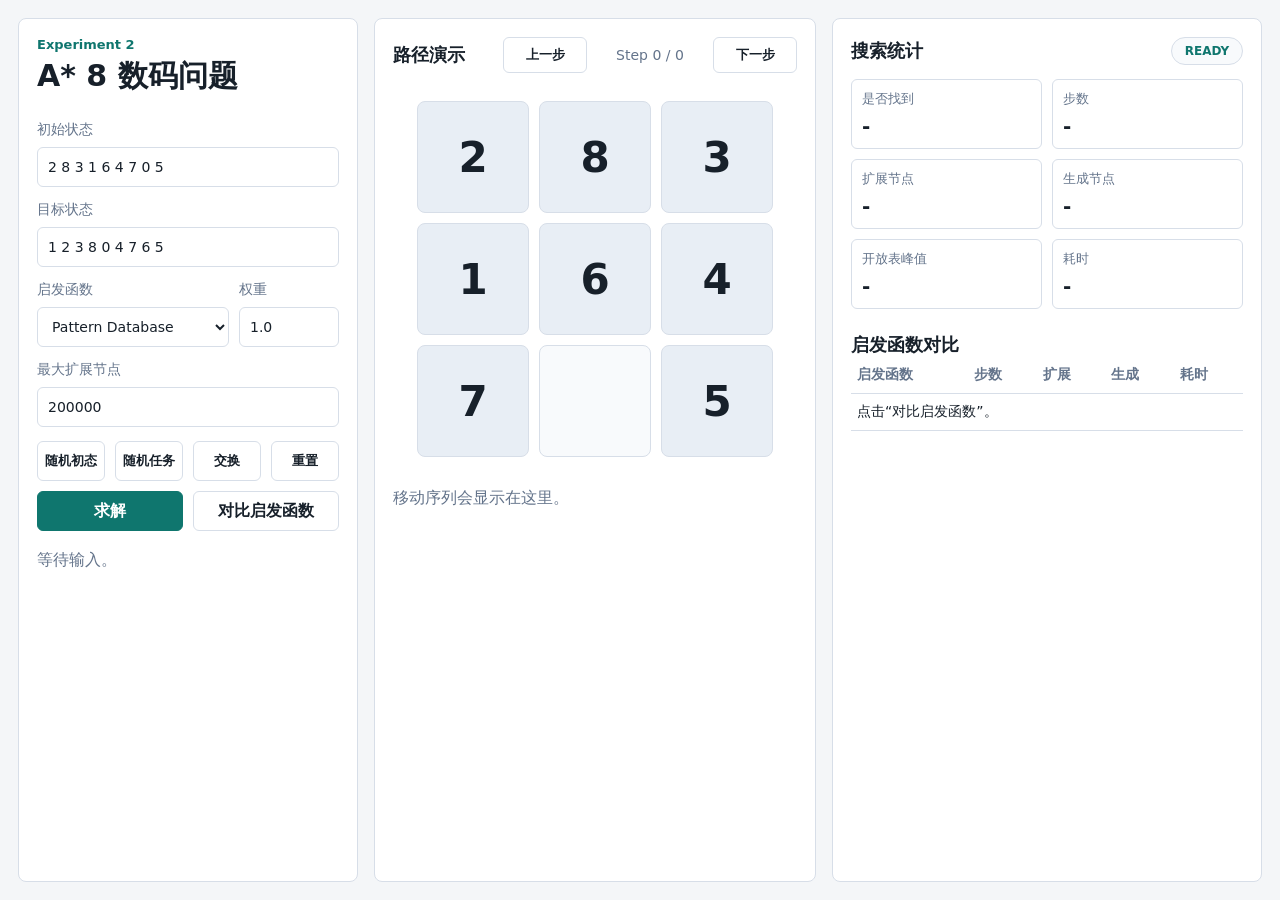
<file: experiment2/web/index.html>
<!doctype html>
<html lang="zh-CN">
  <head>
    <meta charset="utf-8" />
    <meta name="viewport" content="width=device-width, initial-scale=1" />
    <title>A* 8 数码实验</title>
    <link rel="stylesheet" href="styles.css" />
  </head>
  <body>
    <main class="layout">
      <section class="panel controls">
        <div class="title-block">
          <p class="eyebrow">Experiment 2</p>
          <h1>A* 8 数码问题</h1>
        </div>

        <label>
          初始状态
          <input id="start" value="2 8 3 1 6 4 7 0 5" />
        </label>

        <label>
          目标状态
          <input id="goal" value="1 2 3 8 0 4 7 6 5" />
        </label>

        <div class="row">
          <label>
            启发函数
            <select id="heuristic">
              <option value="pattern_db">Pattern Database</option>
              <option value="linear_conflict">Linear Conflict</option>
              <option value="manhattan">Manhattan</option>
              <option value="misplaced">Misplaced</option>
            </select>
          </label>

          <label>
            权重
            <input id="weight" type="number" step="0.1" min="0.1" value="1.0" />
          </label>
        </div>

        <label>
          最大扩展节点
          <input id="maxExpanded" type="number" min="1" value="200000" />
        </label>

        <div class="quick-actions">
          <button id="randomStartBtn" class="ghost">随机初态</button>
          <button id="randomPairBtn" class="ghost">随机任务</button>
          <button id="swapBtn" class="ghost">交换</button>
          <button id="resetBtn" class="ghost">重置</button>
        </div>

        <div class="buttons">
          <button id="solveBtn">求解</button>
          <button id="compareBtn" class="secondary">对比启发函数</button>
        </div>

        <p id="status" class="status">等待输入。</p>
      </section>

      <section class="panel board-panel">
        <div class="panel-header">
          <h2>路径演示</h2>
          <div class="step-control">
            <button id="prevBtn" class="secondary">上一步</button>
            <span id="stepLabel">Step 0 / 0</span>
            <button id="nextBtn" class="secondary">下一步</button>
          </div>
        </div>

        <div id="board" class="board"></div>
        <p id="moveLabel" class="move-label">移动序列会显示在这里。</p>
      </section>

      <section class="panel result-panel">
        <div class="panel-header compact">
          <h2>搜索统计</h2>
          <span id="modeBadge" class="trace-pill">READY</span>
        </div>
        <div class="stats">
          <div><span>是否找到</span><strong id="found">-</strong></div>
          <div><span>步数</span><strong id="depth">-</strong></div>
          <div><span>扩展节点</span><strong id="expanded">-</strong></div>
          <div><span>生成节点</span><strong id="generated">-</strong></div>
          <div><span>开放表峰值</span><strong id="frontier">-</strong></div>
          <div><span>耗时</span><strong id="elapsed">-</strong></div>
        </div>

        <h2>启发函数对比</h2>
        <div class="table-wrap">
          <table>
            <thead>
              <tr>
                <th>启发函数</th>
                <th>步数</th>
                <th>扩展</th>
                <th>生成</th>
                <th>耗时</th>
              </tr>
            </thead>
            <tbody id="compareBody">
              <tr><td colspan="5">点击“对比启发函数”。</td></tr>
            </tbody>
          </table>
        </div>
      </section>
    </main>

    <script src="app.js"></script>
  </body>
</html>
</file>
<file: experiment2/web/styles.css>
:root {
  color-scheme: light;
  --bg: #f4f6f8;
  --panel: #ffffff;
  --border: #d7dee8;
  --text: #17202a;
  --muted: #64748b;
  --primary: #0f766e;
  --primary-dark: #115e59;
  --tile: #e8eef5;
  --blank: #f8fafc;
}

* {
  box-sizing: border-box;
}

body {
  margin: 0;
  background: var(--bg);
  color: var(--text);
  font-family: system-ui, -apple-system, BlinkMacSystemFont, "Segoe UI", sans-serif;
}

.layout {
  display: grid;
  grid-template-columns: 340px minmax(360px, 1fr) 430px;
  gap: 16px;
  max-width: 1380px;
  min-height: 100vh;
  margin: 0 auto;
  padding: 18px;
}

.panel {
  background: var(--panel);
  border: 1px solid var(--border);
  border-radius: 8px;
  padding: 18px;
}

.title-block {
  margin-bottom: 24px;
}

.eyebrow {
  margin: 0 0 4px;
  color: var(--primary);
  font-size: 13px;
  font-weight: 700;
}

h1,
h2 {
  margin: 0;
  letter-spacing: 0;
}

h1 {
  font-size: 30px;
}

h2 {
  font-size: 18px;
}

label {
  display: grid;
  gap: 8px;
  margin-bottom: 14px;
  color: var(--muted);
  font-size: 14px;
}

input,
select,
button {
  width: 100%;
  height: 40px;
  border: 1px solid var(--border);
  border-radius: 6px;
  padding: 0 10px;
  background: #fff;
  color: var(--text);
  font: inherit;
}

input:focus,
select:focus {
  border-color: var(--primary);
  box-shadow: 0 0 0 3px rgba(15, 118, 110, 0.14);
  outline: none;
}

.row {
  display: grid;
  grid-template-columns: 1fr 100px;
  gap: 10px;
}

.quick-actions,
.buttons {
  display: grid;
  gap: 10px;
}

.quick-actions {
  grid-template-columns: repeat(4, 1fr);
  margin: 4px 0 10px;
}

.buttons {
  grid-template-columns: 1fr 1fr;
}

button {
  border-color: var(--primary);
  background: var(--primary);
  color: #fff;
  cursor: pointer;
  font-weight: 700;
}

button:hover {
  background: var(--primary-dark);
}

button:disabled {
  cursor: wait;
  opacity: 0.68;
}

button.secondary,
button.ghost {
  border-color: var(--border);
  background: #fff;
  color: var(--text);
  font-weight: 600;
}

button.secondary:hover,
button.ghost:hover {
  background: #f1f5f9;
}

button.ghost {
  min-width: 0;
  padding: 0 6px;
  font-size: 13px;
}

.status,
.move-label {
  color: var(--muted);
  line-height: 1.6;
}

.panel-header {
  display: flex;
  flex-wrap: wrap;
  justify-content: space-between;
  gap: 12px;
  align-items: center;
  margin-bottom: 20px;
}

.panel-header.compact {
  margin-bottom: 14px;
}

.trace-pill {
  display: inline-grid;
  min-width: 72px;
  height: 28px;
  place-items: center;
  border: 1px solid var(--border);
  border-radius: 999px;
  background: #f8fafc;
  color: var(--primary);
  font-size: 12px;
  font-weight: 700;
}

.step-control {
  display: grid;
  grid-template-columns: 84px 110px 84px;
  gap: 8px;
  align-items: center;
  color: var(--muted);
  font-size: 14px;
  text-align: center;
}

.step-control button {
  height: 36px;
  font-size: 13px;
}

.board {
  display: grid;
  grid-template-columns: repeat(3, 112px);
  grid-template-rows: repeat(3, 112px);
  gap: 10px;
  justify-content: center;
  margin: 28px auto;
}

.tile {
  display: grid;
  place-items: center;
  border: 1px solid var(--border);
  border-radius: 8px;
  background: var(--tile);
  color: var(--text);
  font-size: 42px;
  font-weight: 800;
}

.tile.blank {
  background: var(--blank);
  color: transparent;
}

.move-label {
  min-height: 52px;
  margin: 0;
}

.stats {
  display: grid;
  grid-template-columns: repeat(2, 1fr);
  gap: 10px;
  margin: 14px 0 24px;
}

.stats div {
  border: 1px solid var(--border);
  border-radius: 6px;
  padding: 10px;
  background: #fff;
}

.stats span {
  display: block;
  color: var(--muted);
  font-size: 13px;
}

.stats strong {
  display: block;
  margin-top: 6px;
  font-size: 20px;
}

.table-wrap {
  overflow-x: auto;
}

table {
  width: 100%;
  border-collapse: collapse;
  font-size: 14px;
}

th,
td {
  border-bottom: 1px solid var(--border);
  padding: 9px 6px;
  text-align: left;
  white-space: nowrap;
}

th {
  color: var(--muted);
  font-weight: 700;
}

.heuristic-name {
  color: var(--primary);
  font-weight: 700;
}

@media (max-width: 1120px) {
  .layout {
    grid-template-columns: 1fr;
  }

  .board {
    grid-template-columns: repeat(3, minmax(80px, 112px));
    grid-template-rows: repeat(3, minmax(80px, 112px));
  }
}

@media (max-width: 560px) {
  .layout {
    padding: 10px;
  }

  .quick-actions,
  .buttons,
  .row,
  .stats {
    grid-template-columns: 1fr;
  }

  .panel-header {
    align-items: stretch;
  }

  .step-control {
    grid-template-columns: 1fr;
    width: 100%;
  }
}
</file>
